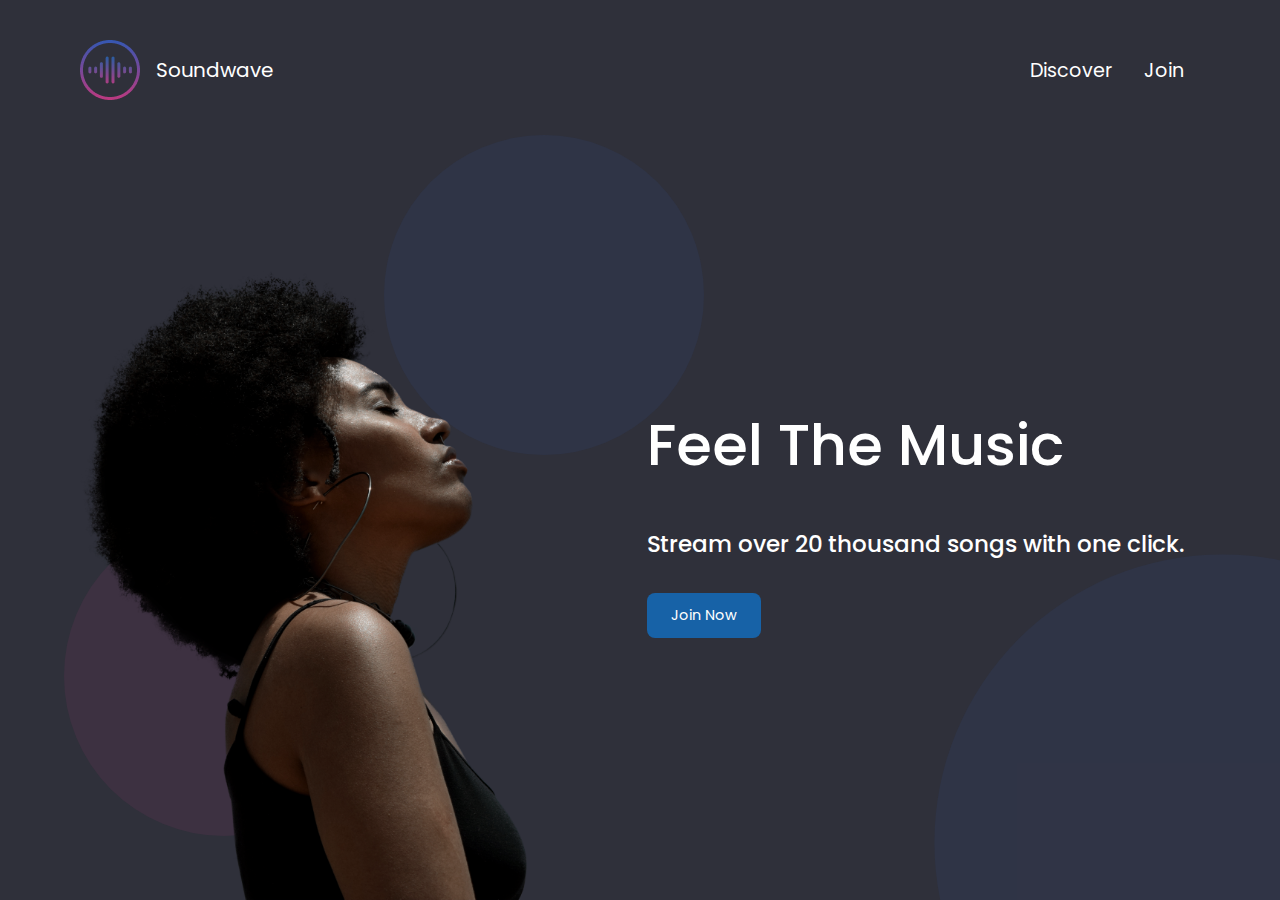
<file: index.html>
<!DOCTYPE html>
<html lang="en">

<head>
    <meta charset="UTF-8">
    <meta name="viewport" content="width=device-width, initial-scale=1.0">
    <meta http-equiv="X-UA-Compatible" content="ie=edge">
    <title>Soundwave</title>
    <link rel="stylesheet" type="text/css" href="css/style.css">
    <link rel="stylesheet" type="text/css" href="css/index.css">
</head>
<body class="container full-height-grow">
    <header class="main-header">
        <a href="/" class="brand-logo">
            <img src="images/logo.png" alt="Soundwave">
            <div class="brand-logo-name">Soundwave</div>
        </a>
        <nav class="main-nav">
            <ul>
                <li>
                    <a href="discover.html">Discover</a>
                </li>
                <li>
                    <a href="join.html">Join</a>
                </li>
            </ul>
        </nav>
    </header>
    <section class="home-main-section">
        <div class="img-wrapper">
            <div class="lady-image"></div>
        </div>
        <div class="call-to-action">
            <h1 class="title">Feel The Music</h1>
            <span class="subtitle">Stream over 20 thousand songs with one click.</span>
            <a href="join.html" class="btn">Join Now</a>
        </div>
    </section>
    <div class="home-page-circle-1"></div>
    <div class="home-page-circle-2"></div>
    <div class="home-page-circle-3"></div>
</body>

</html>
</file>
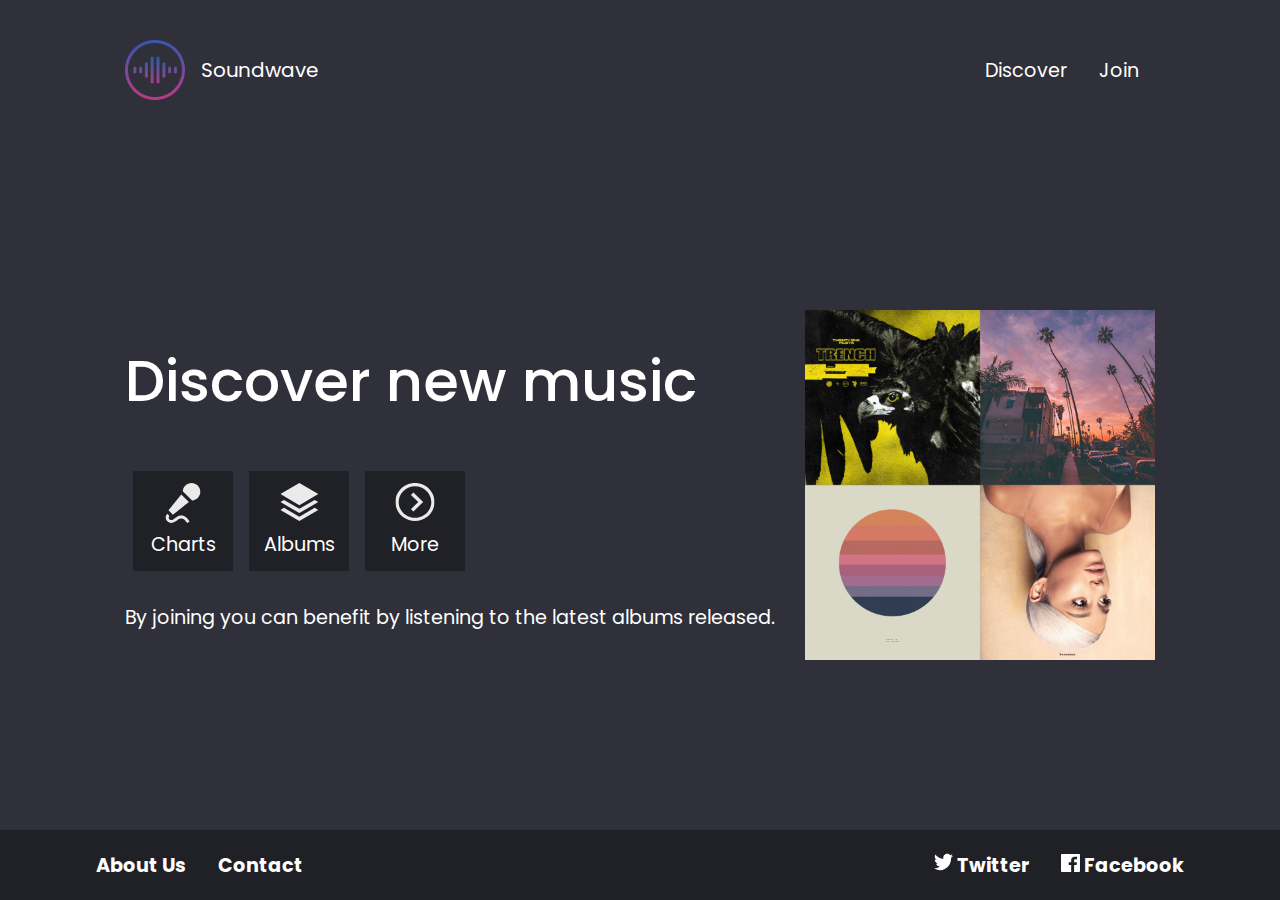
<file: discover.html>
<!DOCTYPE html>
<html lang="en">

<head>
    <meta charset="UTF-8">
    <meta name="viewport" content="width=device-width, initial-scale=1.0">
    <meta http-equiv="X-UA-Compatible" content="ie=edge">
    <title>Soundwave - Discover</title>
    <link rel="stylesheet" type="text/css" href="css/style.css">
    <link rel="stylesheet" type="text/css" href="css/discover.css">
</head>
<body class="full-height-grow">
    <div class="container full-height-grow">
        <header class="main-header">
            <a href="/" class="brand-logo">
                <img src="images/logo.png" alt="Soundwave">
                <div class="brand-logo-name">Soundwave</div>
            </a>
            <nav class="main-nav">
                <ul>
                    <li>
                        <a href="discover.html">Discover</a>
                    </li>
                    <li>
                        <a href="join.html">Join</a>
                    </li>
                </ul>
            </nav>
        </header>
        <section class="discover-main-section">
            <div class="call-to-action">
                <h1 class="title">Discover new music</h1>
                <div class="icon-section">
                    <div class="icon">
                        <img src="/images/microphone.svg" alt="Charts">
                        Charts
                    </div>
                    <div class="icon">
                        <img src="/images/albums.svg" alt="Albums">
                        Albums
                    </div>
                    <div class="icon">
                        <img src="/images/more.svg" alt="More">
                        More
                    </div>
                </div>
                <div>By joining you can benefit by listening to the latest albums released.</div>
            </div>
            <img src="/images/covers.jpg" alt="Covers" class="covers-image">
        </section>
    </div>
    <footer class="main-footer">
        <div class="container">
            <nav class="footer-nav">
                <ul>
                    <li><a href="#">About Us</a></li>
                    <li><a href="#">Contact</a></li>
                </ul>
            </nav>
            <nav class="footer-nav">
                <ul>
                    <li><a href="#" class="social-link"><img src="images/twitter.svg" alt="Twitter">Twitter</a></li>
                    <li><a href="#" class="social-link"><img src="images/facebook.svg" alt="Facebook">Facebook</a></li>
                </ul>
            </nav>
        </div>
    </footer>
</body>

</html>
</file>
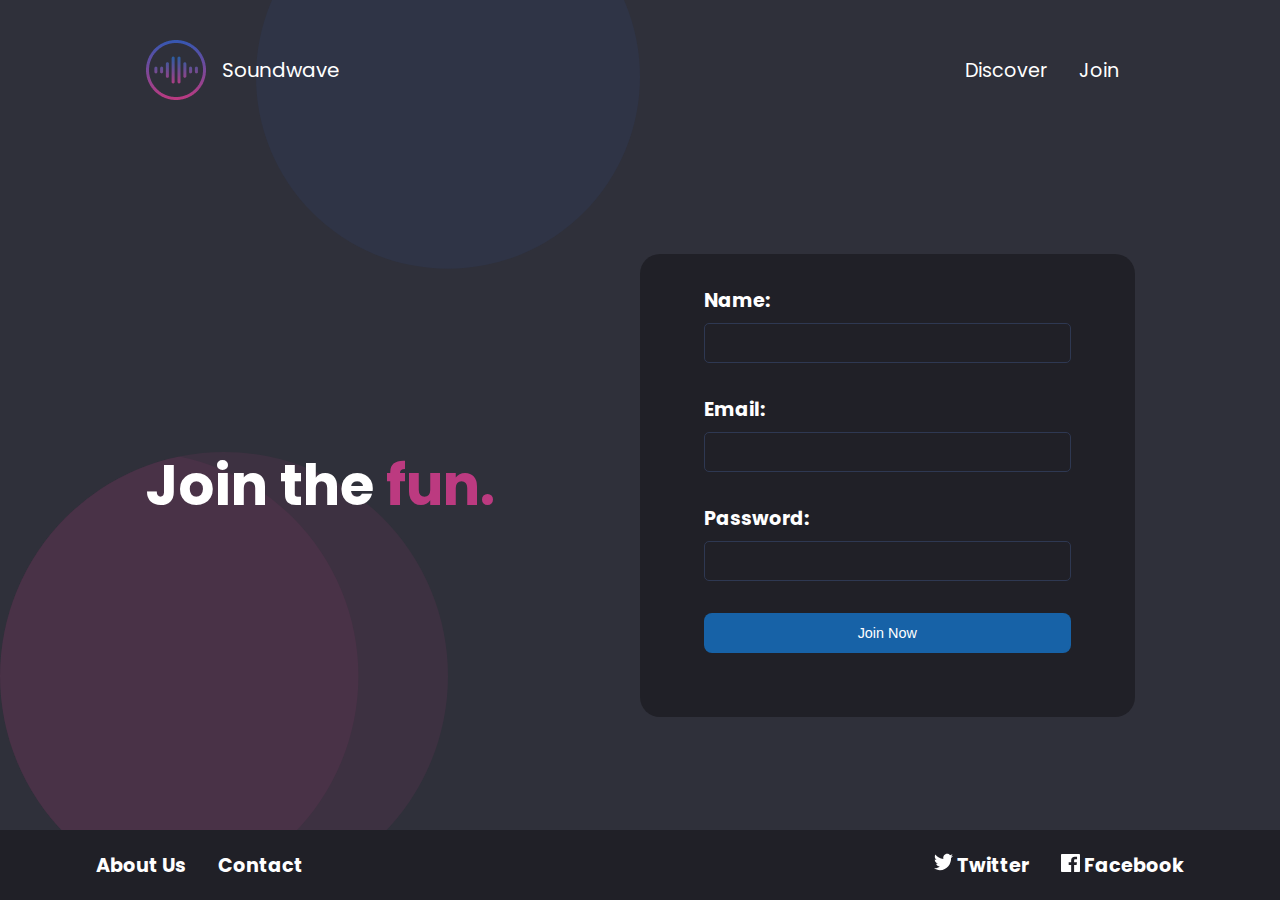
<file: join.html>
<!DOCTYPE html>
<html lang="en">

<head>
    <meta charset="UTF-8">
    <meta name="viewport" content="width=device-width, initial-scale=1.0">
    <meta http-equiv="X-UA-Compatible" content="ie=edge">
    <title>Soundwave - Join</title>
    <link rel="stylesheet" type="text/css" href="css/style.css">
    <link rel="stylesheet" type="text/css" href="css/join.css">
</head>
<body class="full-height-grow">
    <div class="container full-height-grow">
        <header class="main-header">
            <a href="/" class="brand-logo">
                <img src="images/logo.png" alt="Soundwave">
                <div class="brand-logo-name">Soundwave</div>
            </a>
            <nav class="main-nav">
                <ul>
                    <li>
                        <a href="discover.html">Discover</a>
                    </li>
                    <li>
                        <a href="join.html">Join</a>
                    </li>
                </ul>
            </nav>
        </header>
    <section class="join-main-section">
        <h1 class="join-text">Join the <span class="accent-text">fun.</span></h1>
        <form action="" class="join-form">
            <div class="input-group">
                <label for="">Name: </label>
                <input type="text">
            </div>
            <div class="input-group">
                <label for="">Email: </label>
                <input type="email">
            </div>
            <div class="input-group">
                <label for="">Password: </label>
                <input type="password">
            </div>
            <div class="input-group">
                <button type="submit" class="btn">Join Now</button>
            </div>
        </form>
    </section>
    </div>
    <div class="join-page-circle-1"></div>
    <div class="join-page-circle-2"></div>
    <footer class="main-footer">
        <div class="container">
            <nav class="footer-nav">
                <ul>
                    <li><a href="#">About Us</a></li>
                    <li><a href="#">Contact</a></li>
                </ul>
            </nav>
            <nav class="footer-nav">
                <ul>
                    <li><a href="#" class="social-link"><img src="images/twitter.svg" alt="Twitter">Twitter</a></li>
                    <li><a href="#" class="social-link"><img src="images/facebook.svg" alt="Facebook">Facebook</a></li>
                </ul>
            </nav>
        </div>
    </footer>
</body>

</html>
</file>
<file: css/style.css>
@import url('https://fonts.googleapis.com/css?family=Poppins:400,500,700');

*,
*::before,
*::after {
    box-sizing: border-box;
}

body {
    padding: 0;
    margin: 0;
    background-color: #2F303A;
    font-family: Poppins, sans-serif;
    font-size: 1.2rem;
    color: white;
    min-height: 100vh;
}

.full-height-grow {
    display: flex;
    flex-direction: column;
}

.brand-logo {
    display: flex;
    align-items: center;
    font-size: 1.25rem;
    color: inherit;
    text-decoration: none;
}

.brand-logo-name {
    margin-left: 1rem;
}

.main-nav ul,
.footer-nav ul {
    display: flex;
    margin: 0;
    padding: 0;
    list-style: none;
}

.main-nav a,
.footer-nav a {
    color: inherit;
    text-decoration: none;
    padding: 1rem;
}

.main-nav a:hover,
.footer-nav a:hover {
    color: #adadad;
}

.main-header, .main-footer {
    display: flex;
    justify-content: space-between;
    align-items: center;
}

.main-header {
    height: 140px;
}

.main-footer {
    height: 70px;
    background-color: #202027;
    font-weight: bold;
}

.social-link img {
    width: 1em;
    margin-right: .25rem;
}

.main-footer .container {
    display: flex;
    justify-content: space-between;
}

.container {
    max-width: 1200px;
    margin: 0 auto;
    padding: 0 40px;
    flex-grow: 1;    
}

.title {
    font-weight: 500;
    font-size: 3em;
    margin-top: 0;
}

.subtitle {
    font-weight: 500;
    font-size: 1.2em;
    margin-bottom: 2rem;
}

.btn {
    color: white;
    background-color: #1762a7;
    padding: .75rem 1.5rem;
    border-radius: .5rem;
    text-decoration: none;
    font-size: .9rem;
    border: none;
    outline: none;
    cursor: pointer;
}

.btn:hover {
    background-color: #2180d8;
}

.btn:focus {
    background-color: #2796dd;
}
</file>
<file: css/index.css>
.home-main-section {
    display: flex;
    align-items: stretch;
    justify-content: space-between;
    flex-grow: 1;
}

.home-main-section .img-wrapper {
    flex-grow: 1;
    flex-direction: column;
    display: flex;
    align-items: stretch;
    justify-content: flex-end;
}

.home-main-section .lady-image {
    background-image: url(/images/landing-page-girl.png);
    flex-grow: 1;
    max-height: 70vh;
    min-width: 30vw;
    background-size: contain;
    background-repeat: no-repeat;
    background-position: bottom left;
}

.home-main-section .call-to-action {
    display: flex;
    flex-direction: column;
    align-items: flex-start;
    margin: 1rem;
    align-self: center;
}

@media (max-width: 900px) {
    .home-main-section .img-wrapper {
        display: none;
    }

    .home-main-section {
        justify-content: center;
    }
}

.home-page-circle-1 {
    position: absolute;
    width: 25vw;
    height: 25vw;
    border-radius: 50%;
    background-color: rgb(188, 58, 128, .1);
    bottom: 5vw;
    left: 5vw;
    z-index: -1;
}

.home-page-circle-2 {
    position: absolute;
    width: 25vw;
    height: 25vw;
    border-radius: 50%;
    background-color: rgb(52, 87, 178, .1);
    top: 15vh;
    left: 30vw;
    z-index: -1;
}

.home-page-circle-3 {
    position: absolute;
    overflow: hidden;
    width: 45vw;
    height: 45vw;
    bottom: 0;
    right: 0;
    z-index: -1;
}

.home-page-circle-3::before {
    content: '';
    transform: translate(40%, 40%);
    position: absolute;
    height: 100%;
    width: 100%;
    border-radius: 50%;
    background-color: rgb(52, 87, 178, .1);
}
</file>
<file: css/discover.css>
.discover-main-section {
    display: flex;
    align-items:center;
    justify-content: space-between;
    flex-grow: 1;
}

.discover-main-section .covers-image {
    width: 30vw;
    margin-left: 30px;
    height: auto;
    max-width: 350px;
}

.icon-section {
    display: flex;
}

.icon {
    display: flex;
    flex-direction: column;
    justify-content: space-between;
    align-items: center;
    margin: .5rem;
    padding: .75rem;
    width: 100px;
    height: 100px;
    background-color: #202027;
    margin-bottom: 2rem;
}

.icon img {
    width: 40px;
}

@media (max-width: 800px) {
    .discover-main-section {
        flex-direction: column;
        justify-content: center;
    }
    .discover-main-section .covers-image {
        margin-top: 2rem;
        height: 30vh;
        width: auto;
    }
}
</file>
<file: css/join.css>
.join-main-section {
    display: flex;
    justify-content: space-between;
    align-items: center;
    flex-grow: 1;
}

.join-text {
    font-size: 3.5rem;
    font-weight: bold;
    margin: 0;
}

.accent-text {
    color: #bc3a80;
}

.join-form {
    background-color: #202027;
    width: 50vw;
    max-width: 50%;
    padding: 2rem 4rem;
    border-radius: 20px;
}

.input-group {
    display: flex;
    margin-bottom: 2rem;
    flex-direction: column;
}

.input-group label {
    font-weight: bold;
    margin-bottom: .5rem;
}

.input-group input {
    outline: none;
    background: none;
    border: 1px solid #2e3852;
    font-size: 1em;
    padding: .5rem;
    color: inherit;
    border-radius: 5px;
}

.input-group input:focus {
    border-color: #596da0;
}

@media (max-width: 900px) {
    .join-main-section {
        flex-direction: column;
        justify-content: center;
    }

    .join-form {
        width: 80vw;
        max-width: inherit;
        margin: 2rem 0;
    }
}

.join-page-circle-1 {
    position: absolute;
    overflow: hidden;
    width: 35vw;
    height: 35vw;
    border-radius: 50%;
    background-color: rgb(188, 58, 128, .1);
    bottom: 0;
    left: 0;
    z-index: -1;
}

.join-page-circle-1 {
    position: absolute;
    overflow: hidden;
    width: 35vw;
    height: 35vw;
    bottom: 0;
    left: 0;
    z-index: -1;
}

.join-page-circle-1::before {
    content: '';
    transform: translateX(-20%);
    position: absolute;
    height: 100%;
    width: 100%;
    border-radius: 50%;
    background-color: rgb(188, 58, 128, .1);
}

.join-page-circle-2 {
    position: absolute;
    overflow: hidden;
    width: 30vw;
    height: 30vw;
    top: 0;
    left: 20vw;
    z-index: -1;
}

.join-page-circle-2::before {
    content: '';
    transform: translateY(-30%);
    position: absolute;
    height: 100%;
    width: 100%;
    border-radius: 50%;
    background-color: rgb(52, 87, 178, .1);
}
</file>
